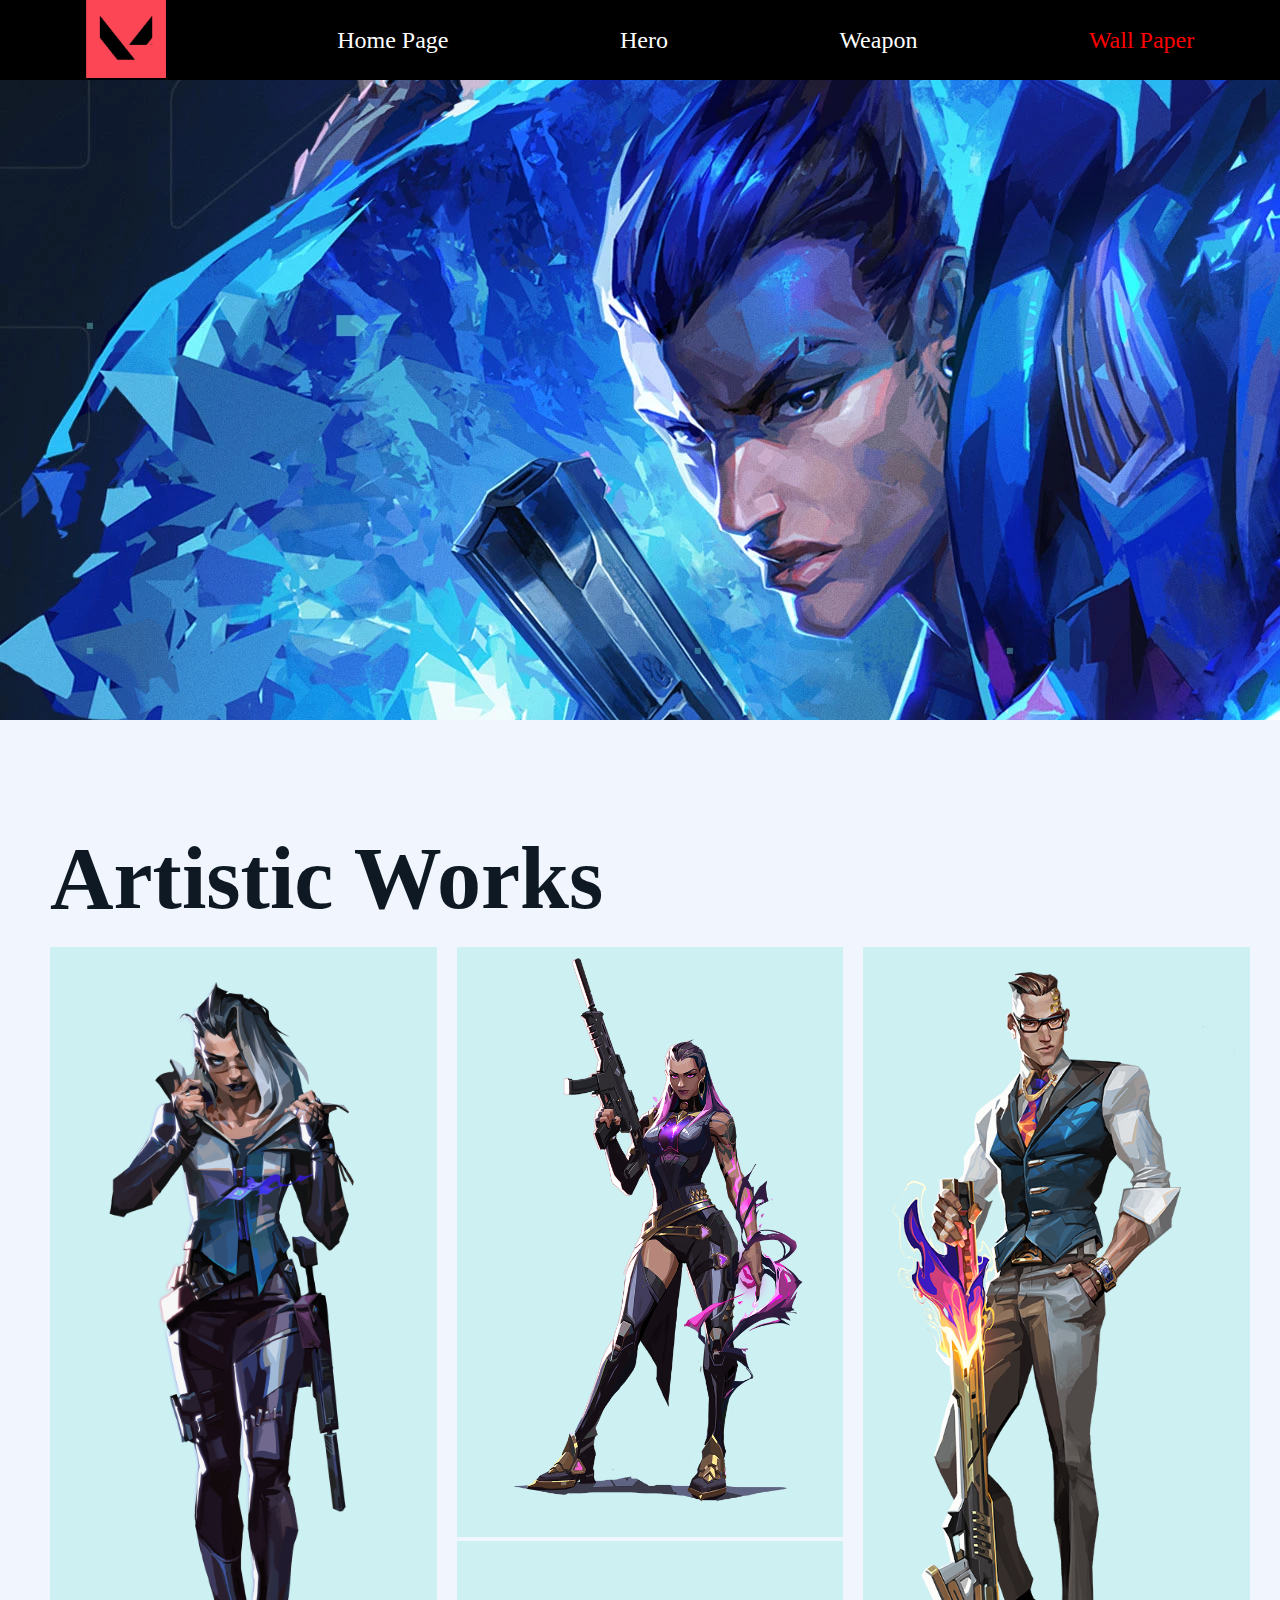
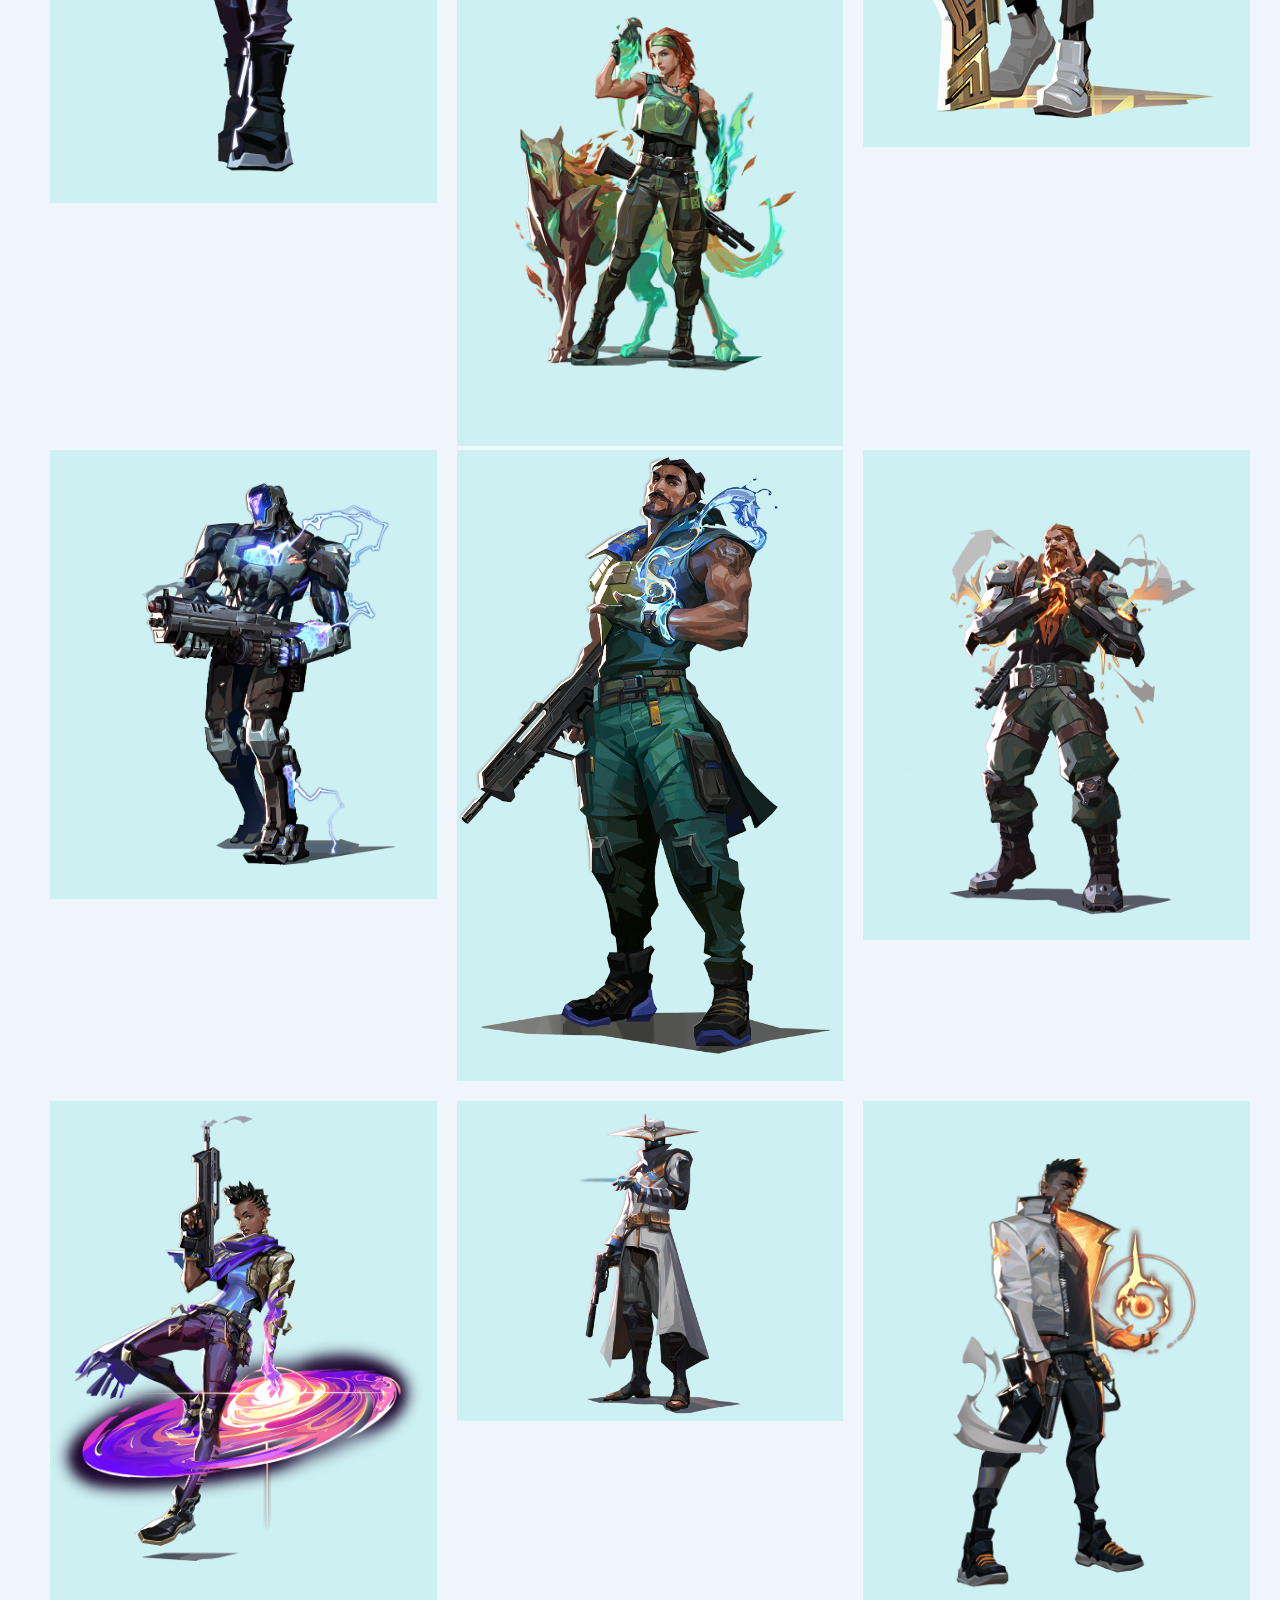
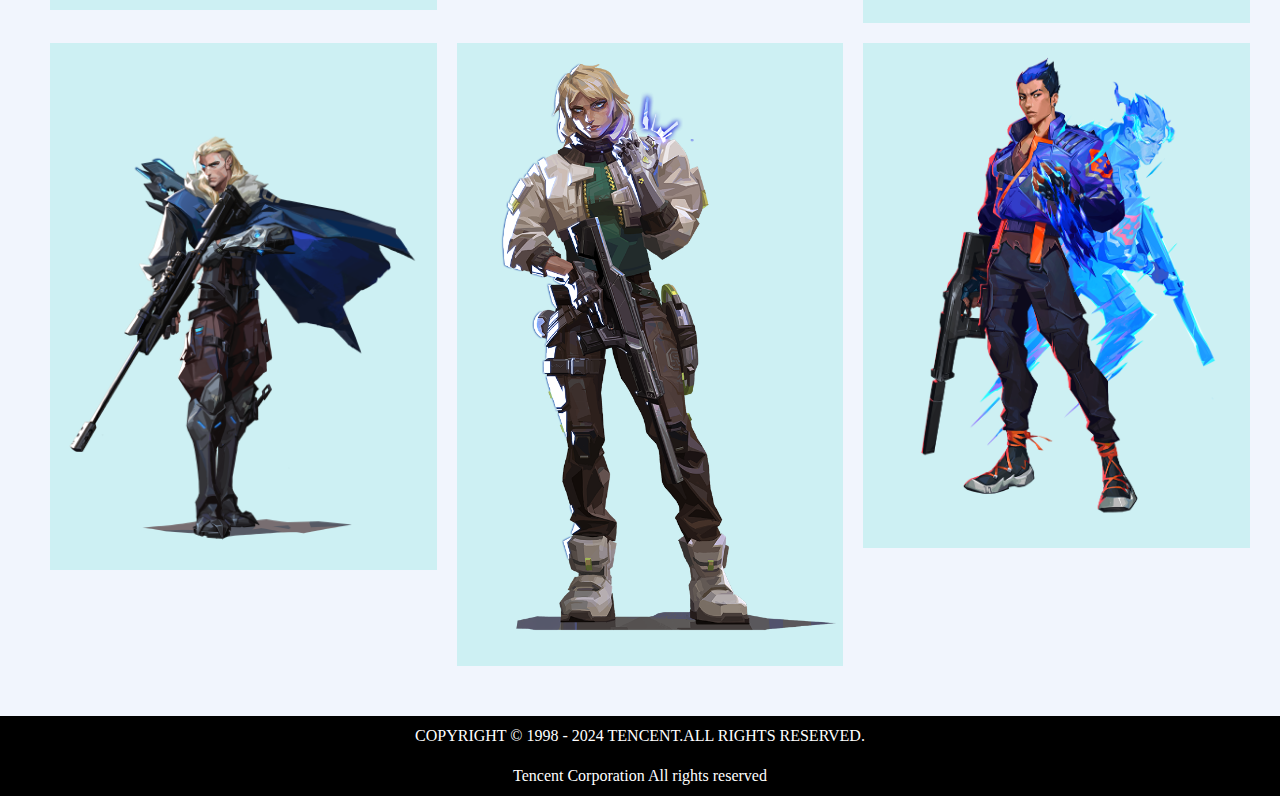
<file: Html/官方画廊.html>
<!DOCTYPE html>
<html lang="en">
  <head>
    <meta charset="UTF-8" />
    <meta http-equiv="X-UA-Compatible" content="IE=edge" />
    <meta name="viewport" content="width=device-width, initial-scale=1.0" />
    <title>首页</title>
    <link rel="stylesheet" href="../Css/index.css" />
    <link rel="stylesheet" href="../Css/loop.css" />
    <style>
      .banner {
        width: 100%;
        background: url("../images/banner2.webp");
        height: 640px;
      }
      .main {
        /* background-color: #ece8e1; */
        padding: 50px;
        width: 1200px;
        margin: 0 auto;
      }
    </style>
  </head>

  <body>
    <div class="nav">
      <div class="navItem" id="navItem">
        <img src="../images/logo.png" alt="" />
      </div>
      <div class="navItem" id="navItem">
        <a href="../Html/index.html" >Home Page</a>
      </div>
      <div class="navItem" id="navItem">
        <a href="../Html/英雄介绍.html">Hero </a>
      </div>
      <div class="navItem" id="navItem">
        <a href="../Html/武器介绍.html">Weapon  </a>
      </div>
      <div class="navItem" id="navItem">
        <a href="../Html/官方画廊.html" style="color: red">Wall Paper</a>
      </div>
      
    </div>
    <div class="banner"></div>

    <!-- <div class="carousel"></div> -->
    <div class="main">
      <h2 class="big-event moveAnimate">
        <span>Artistic Works</span>
        <br>
      </h2>
      <br>
      <div class="girdBox">
        <div class="gird1">
          <img src="../images/a1.webp" alt="" />
          <div class="t2">
            <img src="../images/a2.webp" alt="" />
            <img src="../images/a3.webp" alt="" />
          </div>
          <div class="t3">
            <img src="../images/a4.webp" alt="" />
           
          
          </div>
        </div>
        <div class="gird1">
            <img src="../images/a7.webp" alt="" />
            <img src="../images/a5.webp" alt="" />
            <img src="../images/a8.webp" alt="">
            <img src="../images/a9.webp" alt="">
            <img src="../images/a10.webp" alt="">
            <img src="../images/a11.webp" alt="">
            <img src="../images/a12.webp" alt="">
            <img src="../images/a15.webp" alt="">
            <img src="../images/a14.webp" alt="">
        </div>
      </div>
    </div>

    <div class="footer">
      <p>
        COPYRIGHT © 1998 - 2024 TENCENT.ALL RIGHTS RESERVED.
        <br />
        Tencent Corporation All rights reserved
      </p>
    </div>
  </body>
  <script src="../js/index.js"></script>
</html>
</file>
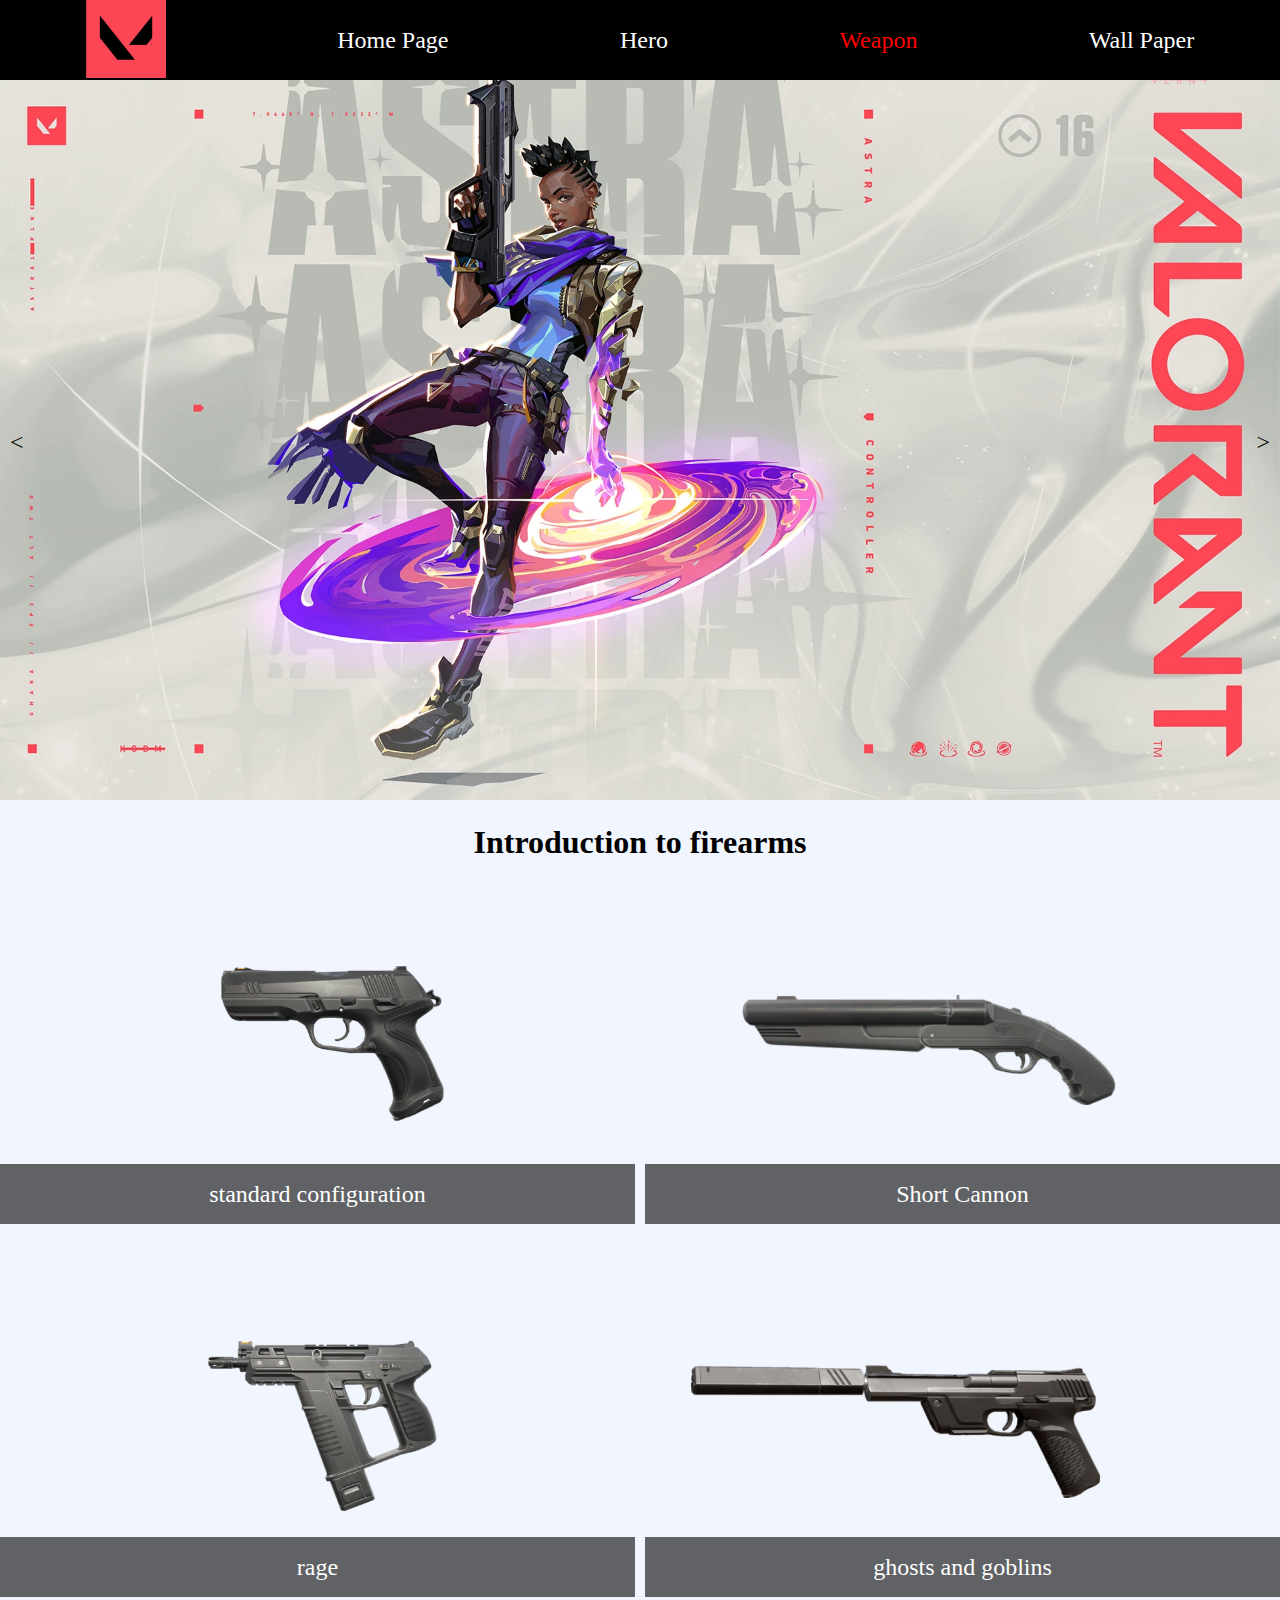
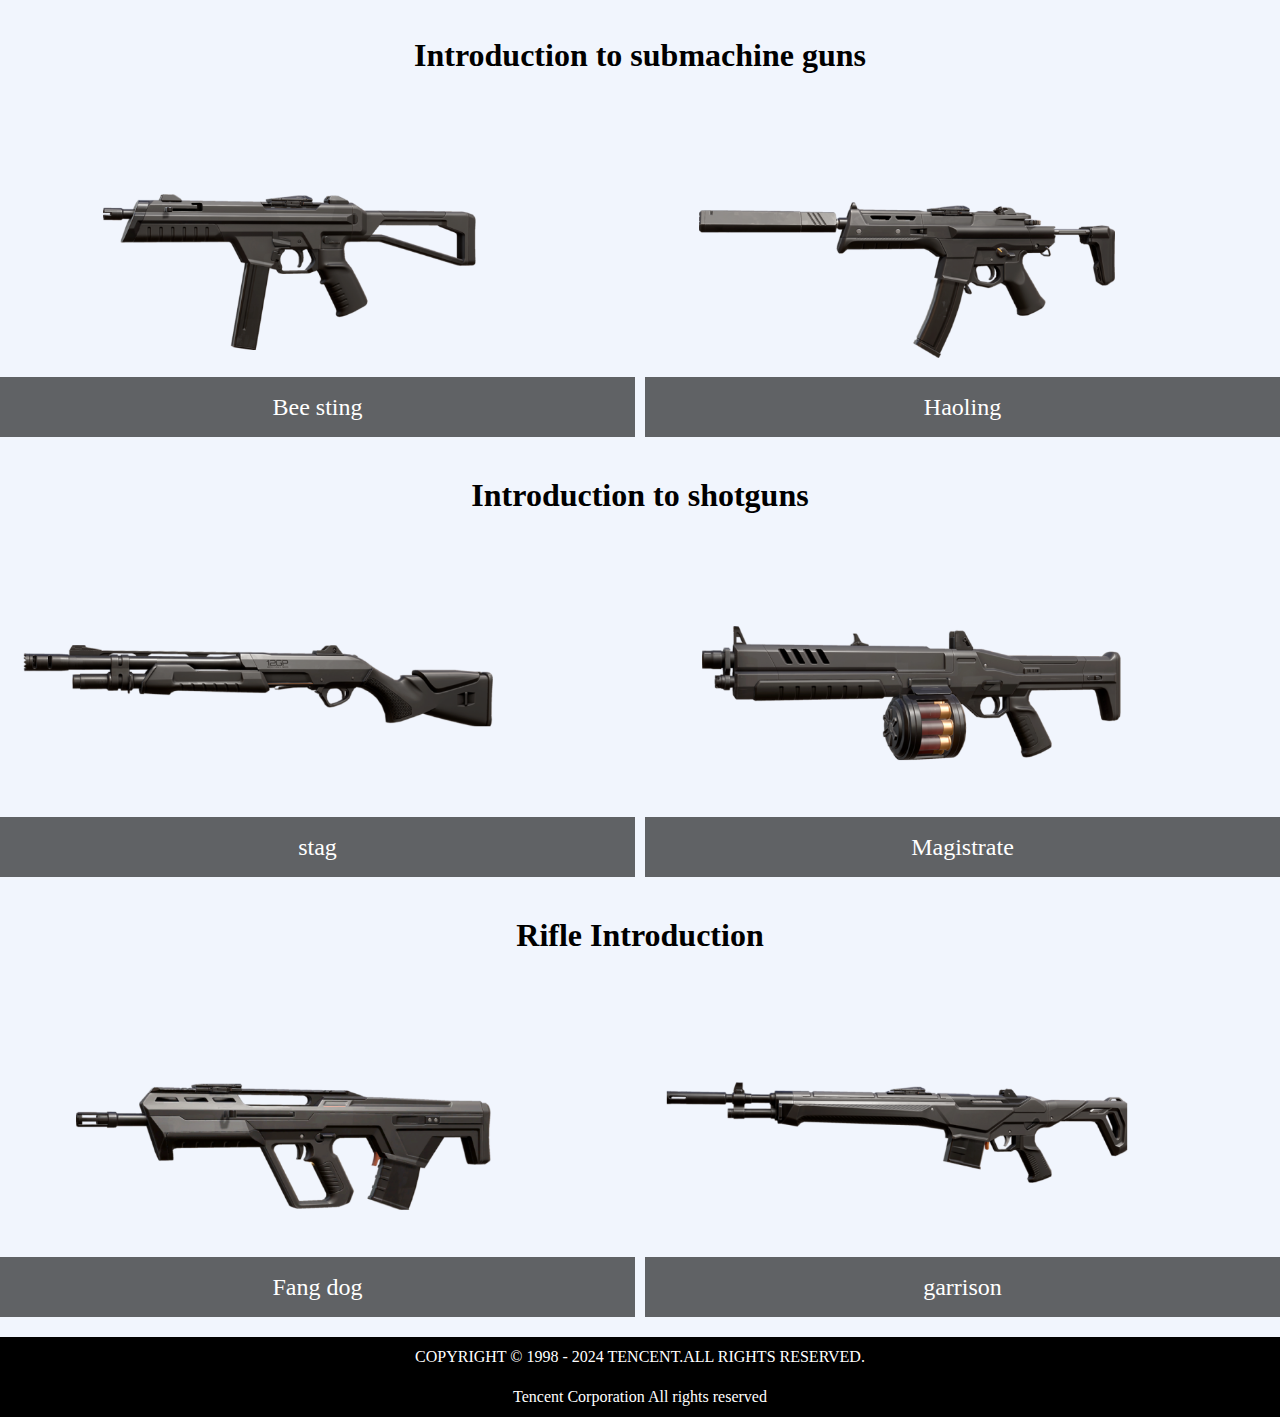
<file: Html/武器介绍.html>
<!DOCTYPE html>
<html lang="en">
  <head>
    <meta charset="UTF-8" />
    <meta http-equiv="X-UA-Compatible" content="IE=edge" />
    <meta name="viewport" content="width=device-width, initial-scale=1.0" />
    <title>武器介绍</title>
    <link rel="stylesheet" href="../Css/index.css" />
    <link rel="stylesheet" href="../Css/loop.css" />
  </head>

  <body>
    <div class="nav">
      <div class="navItem" id="navItem">
        <img src="../images/logo.png" alt="" />
      </div>
      <div class="navItem" id="navItem">
        <a href="../Html/index.html" >Home Page</a>
      </div>
      <div class="navItem" id="navItem">
        <a href="../Html/英雄介绍.html">Hero </a>
      </div>
      <div class="navItem" id="navItem">
        <a href="../Html/武器介绍.html" style="color: red">Weapon  </a>
      </div>
      <div class="navItem" id="navItem">
        <a href="../Html/官方画廊.html">Wall Paper</a>
      </div>
      
    </div>
    <div class="carousel-container">
      <div class="slides">
        <div class="slide"><img src="../images/banner2.jpg" alt="" /></div>
        <div class="slide"><img src="../images/banner.jpg" alt="" /></div>
        <div class="slide"><img src="../images/banner3.jpg" alt="" /></div>
      </div>
      <div id="prev">&lt;</div>
      <div id="next">&gt;</div>
    </div>
    <div class="wqBox">
        <h1>
            Introduction to firearms
        </h1>
        <div class="twoBox">
            <div class="item">
                <img src="../images/1.webp" alt="">
                <p>
                    standard configuration
                </p>
            </div>
            <div class="item">
                <img src="../images/2.webp" alt="">
                <p>
                    Short Cannon
                </p>
            </div>
            <div class="item">
                <img src="../images/3.webp" alt="">
                <p>
                    rage
                </p>
            </div>
            <div class="item">
                <img src="../images/ghost.webp" alt="">
                <p>
                    ghosts and goblins
                </p>
            </div>
        </div>
        <h1>
            Introduction to submachine guns
        </h1>
        <div class="twoBox">
            <div class="item">
                <img src="../images/4.webp" alt="">
                <p>
                    Bee sting
                </p>
            </div>
            <div class="item">
                <img src="../images/5.webp" alt="">
                <p>
                    Haoling
                </p>
            </div>
           
        </div>
        <h1>
            Introduction to shotguns
        </h1>
        <div class="twoBox">
            <div class="item">
                <img src="../images/6.webp" alt="">
                <p>
                    stag
                </p>
            </div>
            <div class="item">
                <img src="../images/7.webp" alt="">
                <p>
                    Magistrate
                </p>
            </div>
           
        </div>
        <h1>
            Rifle Introduction
        </h1>
        <div class="twoBox">
            <div class="item">
                <img src="../images/8.webp" alt="">
                <p>
                    Fang dog
                </p>
            </div>
            <div class="item">
                <img src="../images/9.webp" alt="">
                <p>
                    garrison
                </p>
            </div>
           
        </div>
    </div>

    

    <div class="footer">
      <p>
        COPYRIGHT © 1998 - 2024 TENCENT.ALL RIGHTS RESERVED. 
        <br>
        Tencent Corporation All rights reserved
      </p>
      
    </div>
  </body>
  <script src="../js/index.js"></script>
</html>
</file>
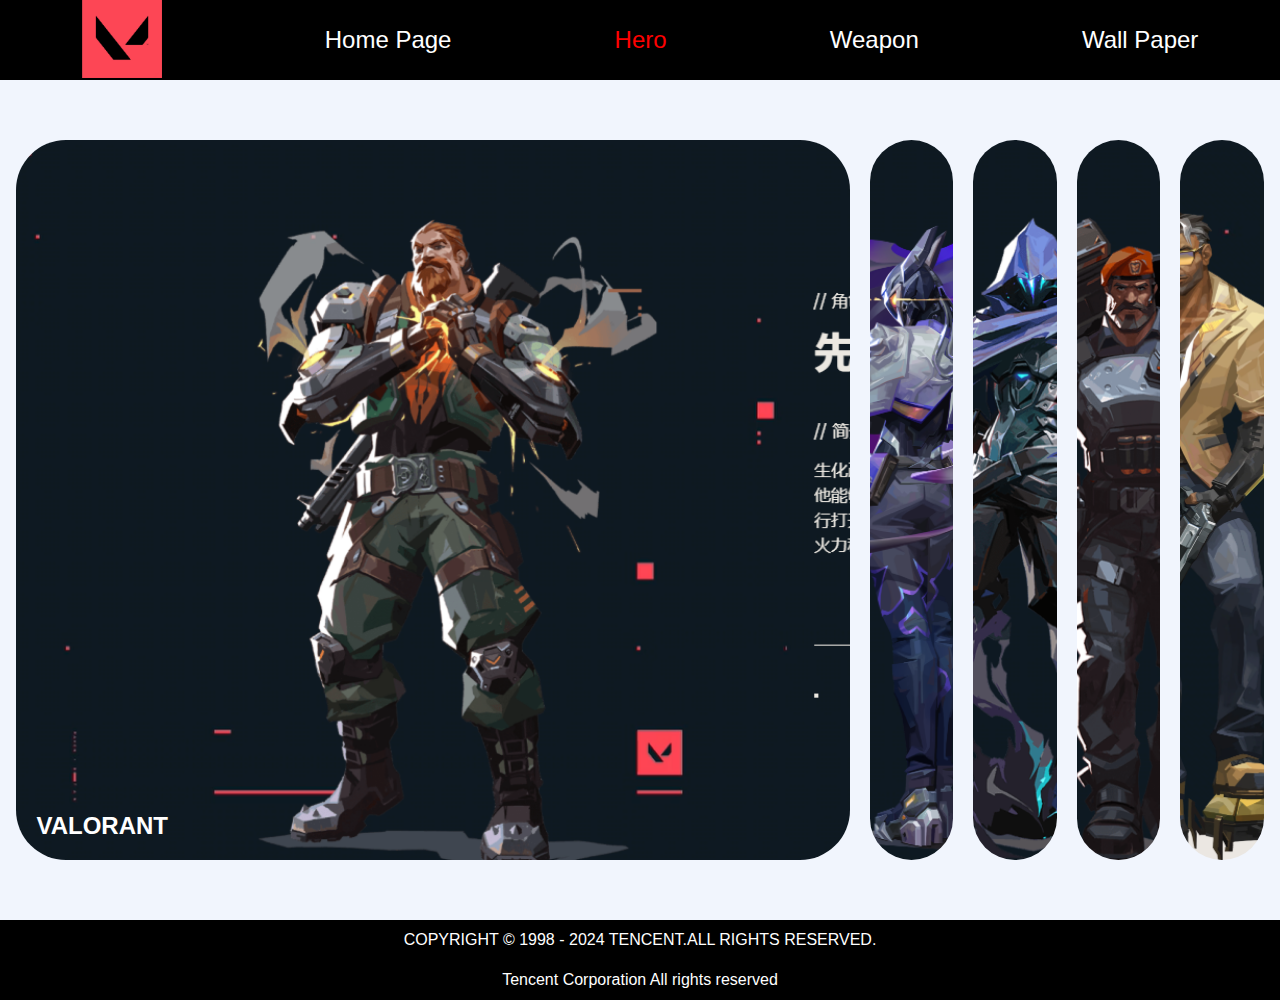
<file: Html/英雄介绍.html>
<!DOCTYPE html>
<html lang="en">
  <head>
    <meta charset="UTF-8" />
    <meta http-equiv="X-UA-Compatible" content="IE=edge" />
    <meta name="viewport" content="width=device-width, initial-scale=1.0" />
    <title>hero</title>
    <link rel="stylesheet" href="../Css/index.css" />
    <style>
   

      * {
        box-sizing: border-box; /* to avoid width problems if padding */
      }

      body {
        font-family: "Muli", sans-serif;
      
        margin: 0;
      }

      .container {
        display: flex;
        width: 99vw;
        margin: 50px auto;
      }

      .panel {
        background-size: auto 100%;
        background-position: center;
        background-repeat: no-repeat;
        height: 80vh;
        border-radius: 50px;
        color: #fff;
        cursor: pointer;
        flex: 0.5;
        margin: 10px;
        position: relative;
        transition: flex 0.7s ease-in;
        -webkit-transition: all 700ms ease-in;
      }

      .panel h3 {
        font-size: 24px;
        position: absolute;
        bottom: 20px;
        left: 20px;
        margin: 0;
        opacity: 0;
      }

      .panel.active {
        flex: 5;
      }

      .panel.active h3 {
        opacity: 1;
        transition: opacity 0.3s ease-in 0.4s;
      }

      @media (max-width: 480px) {
        .container {
          width: 100vw;
        }

        .panel:nth-of-type(4),
        .panel:nth-of-type(5) {
          display: none;
        }
      }
    </style>
  </head>

  <body>
    <div class="nav">
      <div class="navItem" id="navItem">
        <img src="../images/logo.png" alt="" />
      </div>
      <div class="navItem" id="navItem">
        <a href="../Html/index.html">Home Page</a>
      </div>
      <div class="navItem" id="navItem">
        <a href="../Html/英雄介绍.html" style="color: red">Hero </a>
      </div>
      <div class="navItem" id="navItem">
        <a href="../Html/武器介绍.html">Weapon </a>
      </div>
      <div class="navItem" id="navItem">
        <a href="../Html/官方画廊.html">Wall Paper</a>
      </div>
      
    </div>
    <div class="container">
      <div
        class="panel active"
        style="
          background-image: url('../images/a1.jpg');
        "
      >
        <h3>VALORANT</h3>
      </div>
      <div
        class="panel"
        style="
         background-image: url('../images/a2.jpg');
        "
      >
        <h3>VALORANT</h3>
      </div>
      <div
        class="panel"
        style="
         background-image: url('../images/a3.jpg');
        "
      >
        <h3>VALORANT</h3>
      </div>
      <div
        class="panel"
        style="
         background-image: url('../images/a4.jpg');
        "
      >
        <h3>VALORANT</h3>
      </div>
      <div
        class="panel"
        style="
         background-image: url('../images/a5.jpg');
        "
      >
        <h3>VALORANT</h3>
      </div>
    </div>
    

    <div class="footer">
      <p>
        COPYRIGHT © 1998 - 2024 TENCENT.ALL RIGHTS RESERVED.
        <br />
        Tencent Corporation All rights reserved
      </p>
    </div>
  </body>
  <script src="../js/index.js"></script>
  <script>
    const panels = document.querySelectorAll(".panel");

    panels.forEach((panel) => {
      panel.addEventListener("click", () => {
        removeActiveClasses();
        panel.classList.add("active");
      });
    });

    const removeActiveClasses = () => {
      panels.forEach((panel) => {
        panel.classList.remove("active");
      });
    };
  </script>
</html>
</file>
<file: Css/index.css>
* {
  margin: 0;
  padding: 0;
}
body {
  background-color: #f1f5fd;
}
.nav {
  height: 80px;
  display: flex;
  justify-content: space-around;
  align-items: center;
  background-color: black;
}
.nav img {
  height: 80px;
  width: 80px;
}
.navItem a {
  text-decoration: none;
  font-size: 24px;
  color: #fff;
}
.navItem a:hover {
  color: red;
}

.main {
  /* background-color: #f1f5fd; */
  /* width: 1200px; */
  margin: 0 auto 30px;
}
.name {
  font-size: 22px;
  font-weight: 600;
  text-align: center;
  margin: 30px auto;
}

.content {
  display: flex;
  justify-content: space-between;
  width: 1200px;
  margin: 0 auto;
}
.content img {
  width: 480px;
  /* height: 500px; */
}
.text {
  width: 700px;
}
.text p {
  text-indent: 2rem;
  letter-spacing: 0.1rem;
}
.indexContainer {
  display: flex;
  width: 1200px;
  justify-content: space-between;
  margin: 0 auto 30px;
}
.video {
  width: 1200px;
  margin: 0 auto;
}
.video p {
  font-size: 22px;
  margin-bottom: 20px;
  font-weight: 600;
  text-align: center;
}
.indexItem img {
  width: 260px;
  height: 200px;
}
.yxBox {
  display: flex;
  /* justify-content: center; */
  flex-direction: column;
  width: 1460px;
  margin: 20px auto;
}
.footer {
  /* height: 60px; */
  background-color: black;
  color: #fff;
  line-height: 40px;
  text-align: center;
}
.personIntro {
  width: 1200px;
  margin: 0 auto;
}
.personContent {
  display: grid;
  grid-template-columns: repeat(3, 33%);
  gap: 20px;
  margin-bottom: 30px;
}
.personContent img {
  width: 100px;
  height: 150px;
}
.personContent img:hover {
  transform: scale(1.1);
  transition: 0.8s;
}
.personItem {
  display: flex;
}
.personInfo {
  margin-left: 20px;
}
.personInfo p {
  font-size: 16px;
  margin-bottom: 5px;
}
.personIntro p {
  text-align: center;
  font-size: 22px;
  font-weight: 600px;
  margin: 30px auto;
}
.personContainer {
  display: flex;
  justify-content: start;
  margin-bottom: 30px;
}
/* .personItem{
    width: 260px;
    display: flex;
    flex-direction: column;
    margin-right: 40px;
} */
.personItem img {
  width: 210px;
  height: 340px;
}
.personItem img:hover {
  transform: scale(1.1);
  transition: 0.8s;
}
.personItem p {
  text-align: start;
  font-size: 16px;
  /* margin-top: 20px; */
}
.personIntro table tbody tr td img {
  width: 150px;
  height: 100px;
}
.personIntro table tbody tr td img:hover {
  transform: scale(1.1);
  transition: 0.8s;
}
.personIntro table tbody tr td span {
  font-size: 16px;
  font-weight: 500;
  color: blue;
  padding-left: 5px;
}
.personIntro table tbody tr td p {
  font-size: 14px;
  font-weight: 500;
  color: black;
  text-align: left;
  margin: 10px 0 20px;
  padding-left: 5px;
}

.product {
  width: 1200px;
  margin: 30px auto;
}
.product p {
  text-align: center;
  font-size: 22px;
  font-weight: 600;
}
.productBox {
  display: flex;
  justify-content: space-between;
  margin-top: 30px;
}
.productBox a {
  text-decoration: none;
  color: #333;
}
.productItem {
  width: 260px;
  /* height: 200px; */
}
.productItem img {
  height: 200px;
  width: 260px;
}
.productItem img:hover {
  transform: scale(1.1);
  transition: 0.6s;
}
.productItem p {
  font-size: 16px;
  font-weight: 500;
  margin-top: 10px;
}
.productVideo {
  width: 1200px;
  margin-top: 20px;
  margin: 0 auto;
}
.carousel-container {
  width: 100%;
  margin: auto;
  overflow: hidden;
  position: relative;
}
.downLoad {
  position: absolute;
  bottom: 300px;
  left: 100px;
  width: 400px;
  background-color: black;
  line-height: 60px;
  text-align: center;
  color: white;
  font-size: 24px;
}
.slides {
  display: flex;
  transition: transform 0.5s ease-in-out;
}

.slide {
  min-width: 100%;
  box-sizing: border-box;
}
.slides img {
  width: 100%;
}
#prev,
#next {
  position: absolute;
  top: 50%;
  transform: translateY(-50%);
  font-size: 24px;
  cursor: pointer;
}

#prev {
  left: 10px;
}
#next {
  right: 10px;
}
.productContainer {
  width: 1200px;
  margin: 20px auto;
}
.introduce {
  text-align: center;
  color: #333;
  font-size: 22px;
  font-weight: 600;
  margin-bottom: 40px;
}
.bookItem {
  display: grid;
  grid-template-columns: 20% 75%;
  gap: 20px;
  background-color: #fff;
  border-radius: 10px;
  margin-bottom: 20px;
}
.bookImg {
  padding-top: 20px;
  text-align: center;
}
.bookImg img {
  width: 150px;
  height: 180px;
}
.bookImg img:hover {
  transform: scale(1.1);
  transition: 0.6s;
}
.bookDescribe p {
  font-size: 16px;
  margin: 10px 0;
}
.wqBox h1 {
  text-align: center;
  margin: 20px 0;
}
.twoBox {
  display: grid;
  grid-template-columns: repeat(2, 1fr);
  gap: 10px;
}
.twoBox .item {
  margin-bottom: 20px;
}
.twoBox p {
  text-align: center;
  display: block;
  background-color: rgba(0, 0, 0, 0.6);
  height: 60px;
  line-height: 60px;
  font-size: 24px;
  color: white;
}
.twoBox img {
  width: 80%;
}
.big-event {
    font-size: 88px;
    color: #0f1923;
    font-weight: bold;
    padding-top: 58px;
    overflow: hidden;
  }
  .gird1{

    display: grid;
    grid-template-columns: repeat(3,1fr);
    gap: 20px;
  }
  .gird1 img{
    width: 100%;
    background-color: #cdf0f3;
  }
</file>
<file: Css/loop.css>
#box {
    width: 1200px;   /* 设置父元素盒子总宽度=每张图片宽度+图片中间的边距margin之和 */
    margin: 50px auto;  /* 设置父元素距顶部50px，居中，便于显示 */
    overflow: hidden;  /* 设置超出的图片内容隐藏 */
    
}
#box ul {
    list-style: none;   /* 取消ul的默认圆点样式 */
    width: 5000px;    /* ul宽度设置大一点，超过图片+边距总长度的两倍 */
    position: relative;   /* 设置相对定位，便于使用left控制图片列表的位置，不断左移 */
}
#box ul li {
    float: left;    /* 设置每一项靠左在一行显示 */
    margin-right: 10px;  /* 设置右边距 */
}
#list img{
    width: 300px;  /* 设置图片统一宽度 */
    height: 250px;
    /* object-fit: cover; */
}
</file>
